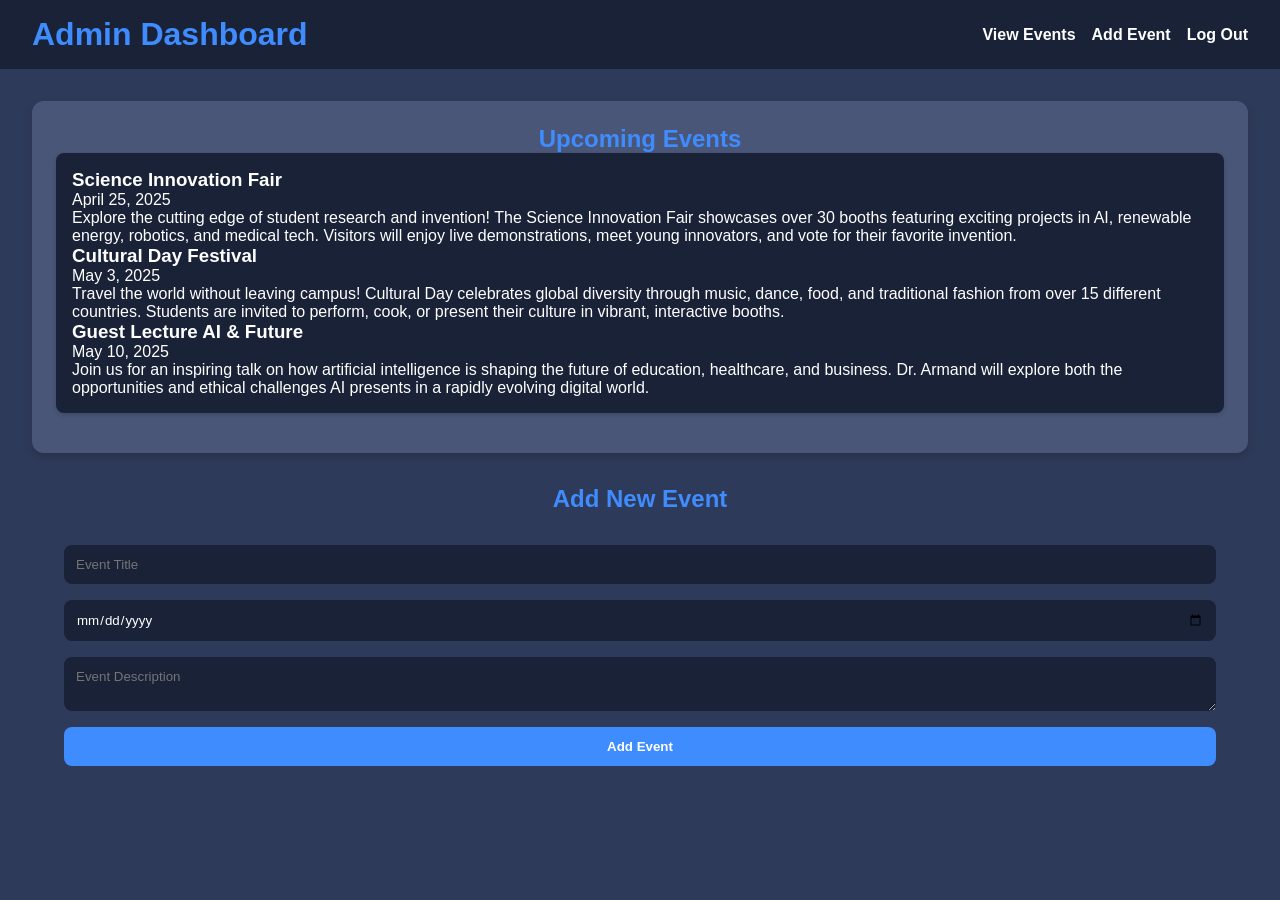
<file: project1/admin-index.html>
<!DOCTYPE html>
<html lang="en">
    <head>
        <meta charset="UTF-8">
        <meta name="viewport" content="width=device-width, initial-scale=1.0">
        <title>Admin Dashboard - Events</title>
        <link rel="stylesheet" href="style.css">
    </head>
    <body class="admin">
        <style>
            :root {
            --primary: #2E3A59;
            --primary-light: #495677;
            --primary-dark: #1a2238;
            --accent: #3F8CFF;
            --accent-light: #AFCBFF;
            --success: #4caf50;
            --gray-dark: #1e1e1e;
            --gray-medium: #555555;
            --gray-light: #cccccc;
            --white: #ffffff;
            --shadow-color: rgba(0, 0, 0, 0.15);
            }

            .admin {
            margin: 0;
            font-family: 'Segoe UI', sans-serif;
            background-color: var(--primary);
            color: var(--white);
            }

            .header1 {
            background-color: var(--primary-dark);
            padding: 1rem 2rem;
            display: flex;
            justify-content: space-between;
            align-items: center;
            }

            .header1 h1 {
            margin: 0;
            color: var(--accent);
            }

            #nav ul {
            list-style: none;
            display: flex;
            gap: 1rem;
            margin: 0;
            padding: 0;
            }

            #nav a {
            text-decoration: none;
            color: var(--white);
            font-weight: bold;
            }

            #nav a:hover {
            color: var(--accent-light);
            }

            .main-content3 {
            padding: 2rem;
            }

            .section1 {
            margin-bottom: 2rem;
            background-color: var(--primary-light);
            padding: 1.5rem;
            border-radius: 0.75rem;
            box-shadow: 0 4px 8px var(--shadow-color);
            }

            h2 {
            color: var(--accent);
            margin-top: 0;
            }

            form {
            display: flex;
            flex-direction: column;
            gap: 1rem;
            }

            input[type="text"],
            input[type="date"],
            textarea {
            padding: 0.75rem;
            border-radius: 0.5rem;
            border: none;
            background-color: var(--primary-dark);
            color: var(--white);
            }

            #button {
            background-color: var(--accent);
            color: var(--white);
            padding: 0.75rem;
            border: none;
            border-radius: 0.5rem;
            cursor: pointer;
            font-weight: bold;
            }

            #button:hover {
            background-color: var(--accent-light);
            }

            .event-card,
            .registration-card {
            background-color: var(--primary-dark);
            padding: 1rem;
            border-radius: 0.5rem;
            margin-bottom: 1rem;
            box-shadow: 0 2px 4px var(--shadow-color);
            }
            .event-card h3{
                color: white;
            }
        </style>
    <header class="header1">
        <h1>Admin Dashboard</h1>
        <nav id="nav">
        <ul>
            <li><a href="#view-events">View Events</a></li>
            <li><a href="#add-event">Add Event</a></li>
            <li><a href="sign.html">Log Out</a></li>
        </ul>
        </nav>
    </header>

    <main class="main-content3">
        <section id="view-events" class="section1">
        <h2>Upcoming Events</h2>
        <div class="events-list">
            <div class="event-card">
                <h3>Science Innovation Fair</h3>
                <p>April 25, 2025</p>
                <p>Explore the cutting edge of student research and invention!
                    The Science Innovation Fair showcases over 30 booths featuring exciting projects in AI, renewable energy, robotics, and medical tech.
                    Visitors will enjoy live demonstrations, meet young innovators, and vote for their favorite invention.
                </p>
                <h3>Cultural Day Festival</h3>
                <p>May 3, 2025</p>
                <p>Travel the world without leaving campus!
                    Cultural Day celebrates global diversity through music, dance, food, and traditional fashion from over 15 different countries.
                    Students are invited to perform, cook, or present their culture in vibrant, interactive booths.
                </p>
                <h3>Guest Lecture AI & Future</h3>
                <p>May 10, 2025</p>
                <p>Join us for an inspiring talk on how artificial intelligence is shaping the future of education, healthcare, and business.
                    Dr. Armand will explore both the opportunities and ethical challenges AI presents in a rapidly evolving digital world.
                </p>
            </div>
        </div>
        </section>

        <section id="add-event" class="section">
        <h2>Add New Event</h2>
        <form id="eventForm" action="add_event.php" method="post">
            <input type="text" name="title" placeholder="Event Title" required>
            <input type="date" name="event_date" required>
            <textarea placeholder="Event Description" type="text" name="description" required></textarea>
            <button type="submit" id="button">Add Event</button>
        </form>
        </section>

    </main>
    </body>
</html>
</file>
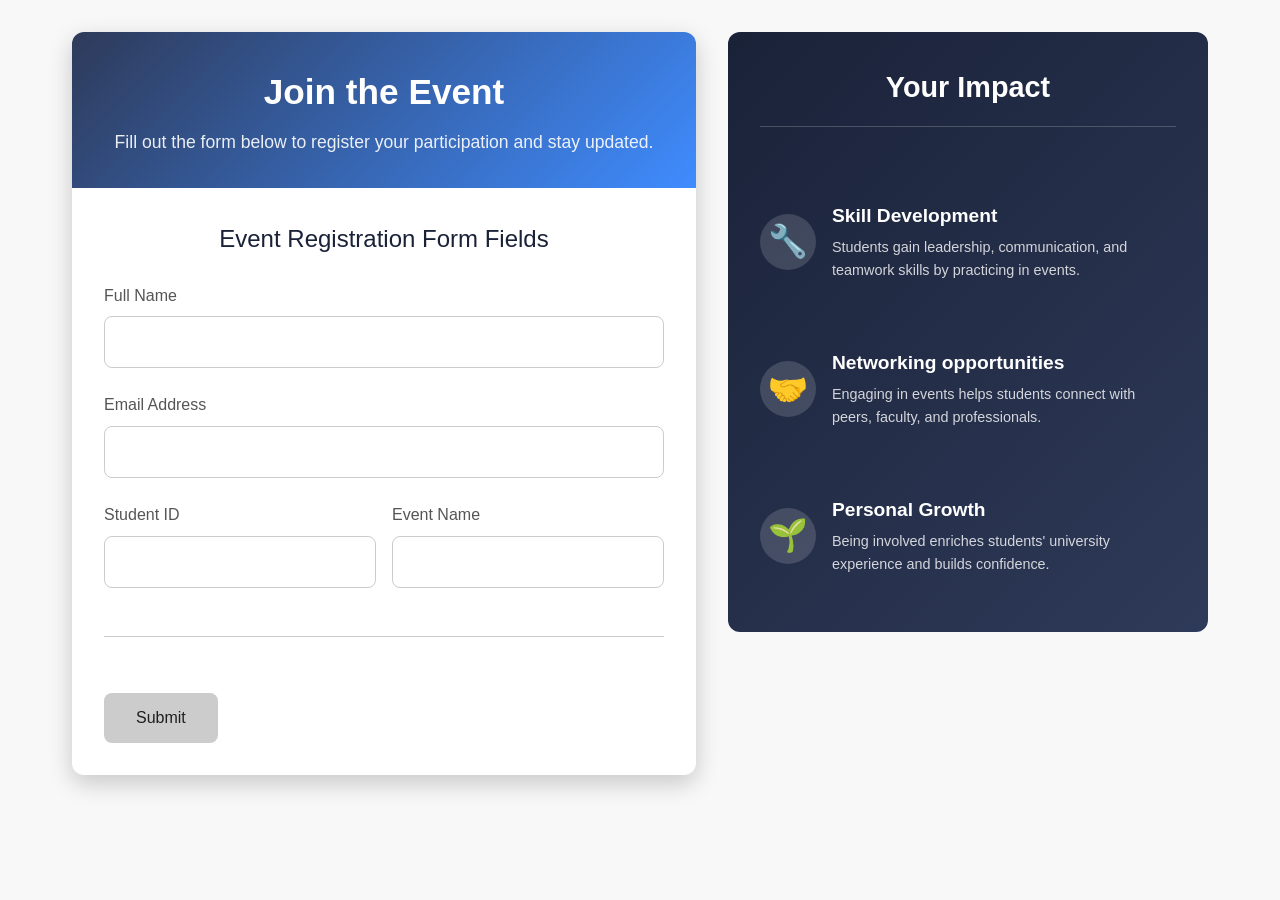
<file: project1/form.html>
<!DOCTYPE html>
<html>
<head>
    <meta charset="UTF-8" />
    <meta name="viewport" content="width=device-width, initial-scale=1" />
    <title>ACADEMIC EVENTS</title>
    <link rel="stylesheet" href="style.css" />
</head>
<body id="body">
    <div class="container1">
        <div class="form-container">
            <div class="form-header">
                <h1>Join the Event</h1>
                <p>Fill out the form below to register your participation and stay updated.</p>
            </div>

            <form action="submit_form.php" method="POST">
                <div class="form-section">
                    <h2>Event Registration Form Fields</h2>
                    <div class="input-group">
                        <label for="Full_Name">Full Name</label>
                        <input type="text" id="Full_Name" name="Full_Name" required />
                    </div>

                    <div class="input-group">
                        <label for="email_address">Email Address</label>
                        <input type="email" id="email_address" name="email_address" required />
                    </div>

                    <div class="input-row">
                        <div class="input-group">
                            <label for="user_id">Student ID</label>
                            <input type="number" id="user_id" name="user_id" required />
                        </div>

                        <div class="input-group">
                            <label for="Event_Name">Event Name</label>
                            <input type="text" id="Event_Name" name="Event_Name" required />
                        </div>
                    </div>
                </div>
                <button class="btn-secondary" id="btn_event" type="submit">Submit</button>
                <script>
                    document.getElementById('btn_event').addEventListener('click', function() {
                    alert("You've been registered successfully");
                    });
                </script>
            </form>
        </div>

        <div class="impact-sidebar">
            <h2>Your Impact</h2>
            <div class="impact-item">
                <div class="impact-icon">🔧</div>
                <div class="impact-text">
                    <h3>Skill Development</h3>
                    <p>Students gain leadership, communication, and teamwork skills by practicing in events.</p>
                </div>
            </div>
            <div class="impact-item">
                <div class="impact-icon">🤝</div>
                <div class="impact-text">
                    <h3>Networking opportunities</h3>
                    <p>Engaging in events helps students connect with peers, faculty, and professionals.</p>
                </div>
            </div>
            <div class="impact-item">
                <div class="impact-icon">🌱</div>
                <div class="impact-text">
                    <h3>Personal Growth</h3>
                    <p>Being involved enriches students' university experience and builds confidence.</p>
                </div>
            </div>
        </div>
    </div>
</body>
</html>
</file>
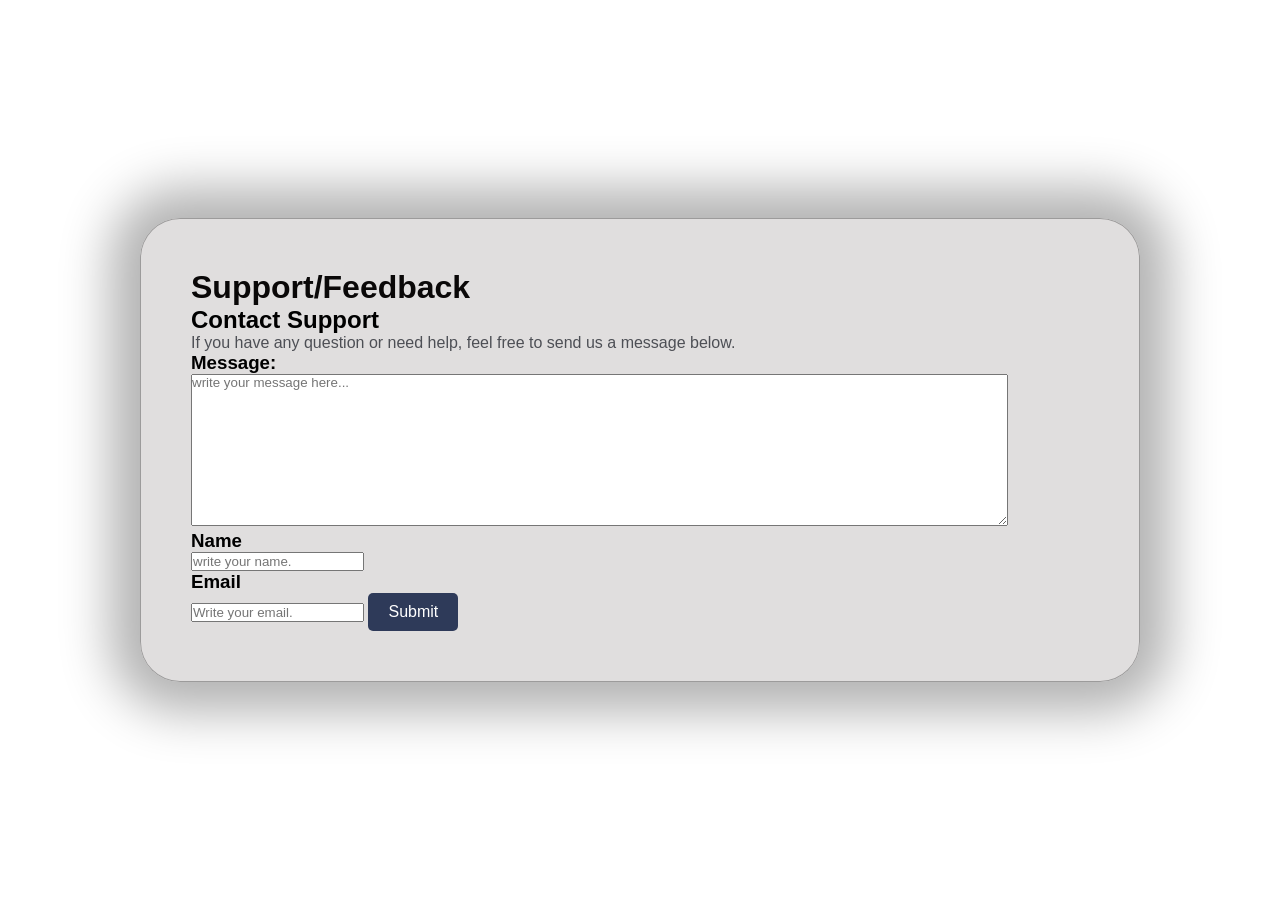
<file: project1/help.html>
<!DOCTYPE html>
<html>
    <head>
        <meta charset="UTF-8">
        <meta name="viewport" content="width=device-width, initial-scale=1.0">
        <title>ACADEMIC EVENTS</title>
        <link rel="stylesheet" href="style.css">
    </head>
    <body>
        <form action="support.php" method="post" class="help-box">
            <h1>Support/Feedback</h1>
            <h2>Contact Support</h2>
            <p>If you have any question or need help, feel free to send us a message below.</p>
            <h3>Message:</h3>
            <textarea name="message" placeholder="write your message here..." rows="10" cols="100" required></textarea> 
            <h3>Name</h3>
            <input type="text" name="name" placeholder="write your name.">
            <h3>Email</h3>
            <input type="email" name="email" placeholder="Write your email." required>
            <a href="form.html"><button type="submit" class="event-button">Submit</button></a>
        </form>
    
    </body>
</html>
</file>
<file: project1/style.css>
body {
    margin: 0;
   padding: 0;
   
}
html {
    scroll-behavior:smooth;
}

.site-header {
    display: flex;
    justify-content: space-between;
    align-items: center;
    padding: 0;
    background-color: #F4F6F9;
    border-bottom: 1px solid #DCDCDC;
    position: sticky;
    top: 0;
    z-index: 1000;
    box-shadow: 0 2px 5px rgba(0, 0, 0, 0.1);
}

.logo {
    display: flex;
    align-items: center;
    font-style: Georgia;
    color: #2E3A59;
    
}

.logo img {
    height: 90px; 
    margin-right: 10px; 
}

.navigation ul {
    list-style: none;
    margin: 0;
    padding: 0;
    display: flex;
    gap: 30px;
    font-family: sans-serif;
}


.navigation li {
    margin-left: 20px; 
    
    padding: 10px;
    margin: 10px 0;
    
    
    transform: scale(1.0);
    transition: transform 0.3s;
    
}

.navigation li:hover { transform: translate(5px, 12px); }

.navigation a {
    text-decoration: none;
    color:#333333; 
    font-weight: medium;
    
}

.navigation a:hover {
    background-color: #4F9DA6;
    color: #FFFFFF;
}

.content1 {
    background: linear-gradient(180deg, #dbe4f1, #FFFFFF);
    overflow: auto;
    
}

.content1 h1{
    text-align: center;
    color:#2E3A59;
}

.content1 p{
    text-align: center;
    color: #333333;
}

.content2 { 
    overflow: auto;
    display: flex; 
    justify-content: center; 
    align-items: center; 
    height: 500px ; 
    background: linear-gradient(75deg, #dbe4f1, #FFFFFF, #dbe4f1);
    flex-direction: column;
}
.slider { 
    perspective: 2000px; 

}
.cards { 
    display: flex; 
    justify-content: center;
    gap: 20px;
    flex-wrap: wrap;
    padding: 10px;
}
.card { 
    width: 300px; 
    height: 300px; 
    margin: 0 ; 
    border-radius: 30px; 
    box-shadow: 0 10px 30px rgba(0,0,0,0.3), 0 15px 50px rgba(0, 0, 0, 0.2);  
    display: flex;
    justify-content: left;
    align-items: flex-end;
    padding-bottom: 20px;
    padding-left: 10px;
    font-size: large;
    color: white;
    transform-style: preserve-3d;
    transition: transform 0.5s;
    cursor: pointer;
}

#card1{
    background-image:url(card1.jpg); 
    background-size: cover;
}

#card2{
    background-image: url(card2.jpg);
    background-size: cover;
}

#card3{
    background-image: url(card3.jpg);
    background-size: cover;
}
.card:hover { 
    transform: rotateY(20deg); 
}

.event-button {
    padding: 10px 20px;
    background-color: #2E3A59;
    color: white;
    border: none;
    border-radius: 5px;
    cursor: pointer;
    font-size: 16px;
     
}
.event-button a {
    color: white;
}
.event-button:hover{
    background-color: #333333;
}

h2{
    color:#2E3A59;
    text-align: center;
}
h4{
    margin: 0;
    padding: 0 0 10px 0;
    color: #333333;
}
.content3{
    background: linear-gradient(180deg, #dbe4f1, #FFFFFF, #dbe4f1);
    overflow: auto;

}
h3{
   color: #2E3A59;
   text-align: left;
}
.content3 p{
    color: #333333;
    text-align: left;
}

#button2{
    margin-bottom: 20px;
    margin-left: 20px;
    
}
.footer{
    background-color: #2E3A59;
    overflow: auto;
}

#about{
    color: white;
    text-align: left;
    padding-left: 70px;
}

.informations{
    color: white;
    text-align: left;
    margin-left: 20px;
}

.loc{
    color: white;
    margin-left: 30px;
}
.form{
    margin:0 0 20px 30px;
}
button{
    cursor: pointer;
}

#event1{
    background-image: url(card1.jpg);
    margin: 0;
    padding: 0;
}
#event1 h1{
    color: white;
    text-align: center;
}
#event1 p{
    color: white;
    margin: 5px 0 0 20px
}
#event1 h2{
    color: white;
    text-align: left;
    margin-left: 20px;
}
#button3{
    margin: 20px 0 0 30px;
}
#event2{
    background-image: url(cultur.webp);
    background-size: cover;
    margin: 0;
    padding: 0;
    
}

#event2 h1{
    color: black;
    text-align: center;
    margin-top: 150px;
    
}
#event2 p{
    color: black;
    margin: 5px 0 0 290px;
    font-family: sans-serif;
}

#event2 h2{
    color: black;
    text-align: left;
    margin:10px 0 0 280px;
    font-family: sans-serif;
}

#event2 .list{
    font-family: sans-serif;
    margin: 10px 0 0 300px;
}

#event2 button{
    margin: 20px 0 0 350px;
}

#event3{
    background-image:url(card3.jpg) ;
    
}

#event3 h1{
    text-align: center;
    color: white;
}
#event3 p{
    color: white;
    margin: 5px 0 5px 30px;
}
#event3 h2{
    color: white;
    text-align: left;
    margin:10px 0 10px 20px;
}
#event3 button{
    margin-left: 20px;
}

#card4{
    background-image: url(card4.jpg);
    background-size: cover;
}

#card5{
    background-image: url(card5.jpg);
    background-size: cover;
}

#card6{
    background-image: url(card6.jpg);
    background-size: cover;
}

#card7{
    background-image: url(card7.jpg);
    background-size: cover;
}

#card8{
    background-image: url(card8.jpg);
    background-size: cover;
}

#academy{
    background-image: url(card4.jpg);
    
}

.h{
    color: white;
    text-align: center;
}

.list1 {
    color: white;
    margin: 50px 0 0 20px;
}

#cultural {
    background-image: url(card5.jpg);
}

#career{
    background-image: url(card6.jpg);
}

#sport{
    background-image: url(card7.jpg);
    
}
#clubs{
    background-image: url(card8.jpg);
}

html {
height: 100%;
box-sizing: border-box;
}

#background {
background-image: url(silk.jpg);
background-size: cover;
}

.login-box {
position: absolute;
top: 50%;
left: 50%;
transform: translate(-50%, -50%);
width: 400px;
padding: 40px;
background: rgba(220,214,224,0.9);
border-radius: 40px;
box-shadow: 0 0 50px 30px rgba(0,0,0,0.3);
border: 1px solid rgba(0,0,0,0.3);
font-family: 'Noto Sans JP', sans-serif;
color: rgb(10, 8, 8);
}

.login-box h2 {
margin-top: 0;
margin-bottom: 50px;
text-align: center;
color:#1a2238;
}
.signup-box{
position: absolute;
top: 50%;
left: 50%;
transform: translate(-50%, -50%);
width: 500px;
padding: 30px;
background: rgba(220,214,224,0.9);
border-radius: 40px;
box-shadow: 0 0 50px 30px rgba(0,0,0,0.3);
border: 1px solid rgba(0,0,0,0.3);
font-family: 'Noto Sans JP', sans-serif;
color: rgb(10, 8, 8);
}
.role{
    overflow: auto;
    margin-top: -40px;
}
#role{
    overflow: auto;
    margin: 0 0 0 0;
}
.blank {
position: relative;
}

.blank input {
width: 100%;
font-size: 16px;
padding: 10px 0;
background-color: transparent;
border: none;
border-bottom: 2px solid #111827;
margin-bottom: 40px;
outline: none;
color: #000000;
position: relative;
transition: 0.5s;
}

.blank label {
position: absolute;
top: 0;
left: 0;
font-size: 16px;
padding: 10px 0;
transition: 0.5s;
pointer-events: none;
}

.blank input:focus {
border-bottom: 2px solid #6B7280;
color: #080808;
}

.blank input:focus ~ label, .blank input:valid ~ label, input:not(:placeholder-shown) ~ label {
position: absolute;
top: -25px;
left: 0;
font-size: 12px;
color: #3B82F6;
font-weight: bold;
font-style: italic;
}
#signin {
padding: 15px 25px;
border-radius: 10px;
border: 1px solid rgba(5, 5, 5, 0.8);
color: #1E3A8A;
transition: 0.5s;
margin: 10px 0;
font-size: 15px;
}
#signin a {
    color: black;
}

#signin:active, #signin:hover {
background-color: #070808;
color: #faf5f5;
}
 
.signup-text {
    color:#111827;
    font-size: 15px;
}
.signup-text a {
    color:#333333;
    font-weight: bold;
    text-decoration: none;
}

.signup-text a:hover {
    color:#1E3A8A;
}

.help-box{
    position: absolute;
    top: 50%;
    left: 50%;
    transform: translate(-50%, -50%);
    width: 1000px;
    padding: 50px;
    background: rgba(221, 219, 219, 0.9);
    border-radius: 40px;
    box-shadow: 0 0 50px 30px rgba(0,0,0,0.3);
    border: 1px solid rgba(0,0,0,0.3);
    font-family: 'Noto Sans JP', sans-serif;
    color: rgb(10, 8, 8);
}

.help-box h2 {
   text-align: left;
   color: #000000;
}
.help-box p {
    color: #4d4f55;
}
.help-box h3 {
    color: #000000;
}

:root {
    --primary: #2E3A59;           
  --primary-light: #495677;     
  --primary-dark: #1a2238;      
  --accent: #3F8CFF;            
  --accent-light: #AFCBFF;      
  --success: #4caf50;           
  --gray-dark: #1e1e1e;
  --gray-medium: #555555;
  --gray-light: #cccccc;
  --white: #ffffff;
  --shadow-color: rgba(0, 0, 0, 0.2);
  --gradient-start: #2E3A59;
  --gradient-end: #3F8CFF;
}

* {
    margin: 0;
    padding: 0;
    box-sizing: border-box;
    font-family: 'Segoe UI', Tahoma, Geneva, Verdana, sans-serif;
}

#body {
    background-color: #f8f8f8;
    color: var(--gray-dark);
    line-height: 1.6;
    padding: 0;
    margin: 0;
}

.container1 {
    display: flex;
    max-width: 1200px;
    margin: 0 auto;
    padding: 2rem;
    gap: 2rem;
}

.form-container {
    flex: 3;
    background: var(--white);
    border-radius: 12px;
    box-shadow: 0 8px 24px var(--shadow-color);
    overflow: hidden;
    position: relative;
}

.form-header {
    background: linear-gradient(135deg, var(--gradient-start), var(--gradient-end));
    color: var(--white);
    padding: 2rem;
    text-align: center;
}

.form-header h1 {
    font-size: 2.2rem;
    margin-bottom: 0.5rem;
    font-weight: 600;
}

.form-header p {
    font-size: 1.1rem;
    opacity: 0.9;
}

form {
    padding: 2rem;
}

.form-section {
    margin-bottom: 2rem;
    padding-bottom: 1.5rem;
    border-bottom: 1px solid var(--gray-light);
}

.form-section:last-child {
    border-bottom: none;
    margin-bottom: 0;
    padding-bottom: 0;
}

.form-section h2 {
    font-size: 1.5rem;
    color: var(--primary-dark);
    margin-bottom: 1.5rem;
    font-weight: 500;
}

.input-group {
    margin-bottom: 1.5rem;
}

.input-group label {
    display: block;
    margin-bottom: 0.5rem;
    font-weight: 500;
    color: var(--gray-medium);
}

.input-group input, 
.input-group select {
    width: 100%;
    padding: 1rem;
    border: 1px solid var(--gray-light);
    border-radius: 8px;
    font-size: 1rem;
    transition: all 0.3s ease;
}

.input-group input:focus, 
.input-group select:focus {
    border-color: var(--primary);
    box-shadow: 0 0 0 2px rgba(156, 39, 176, 0.2);
    outline: none;
}

.input-row {
    display: flex;
    gap: 1rem;
}

.input-row .input-group {
    flex: 1;
}

.btn-donate {
    background: linear-gradient(135deg, var(--primary), var(--accent));
    color: var(--white);
    border: none;
    border-radius: 8px;
    padding: 1rem 2rem;
    font-size: 1.1rem;
    font-weight: 600;
    cursor: pointer;
    transition: all 0.3s ease;
    width: 100%;
    margin-top: 1rem;
    box-shadow: 0 4px 10px rgba(0, 0, 0, 0.15);
}

.btn-donate:hover {
    transform: translateY(-2px);
    box-shadow: 0 6px 12px rgba(0, 0, 0, 0.2);
}

.btn-secondary {
    background-color: var(--gray-light);
    color: var(--gray-dark);
    border: none;
    border-radius: 8px;
    padding: 1rem 2rem;
    font-size: 1rem;
    font-weight: 500;
    cursor: pointer;
    transition: all 0.3s ease;
    margin-top: 1.5rem;
}

.btn-secondary:hover {
    background-color: var(--gray-medium);
    color: var(--white);
}


.impact-sidebar {
    flex: 2;
    background: linear-gradient(135deg, var(--primary-dark), var(--primary));
    color: var(--white);
    border-radius: 12px;
    padding: 2rem;
    display: flex;
    flex-direction: column;
    justify-content: space-between;
    max-height: 600px;
    position: sticky;
    top: 2rem;
}

.impact-sidebar h2 {
    font-size: 1.8rem;
    margin-bottom: 2rem;
    padding-bottom: 1rem;
    border-bottom: 1px solid rgba(255, 255, 255, 0.2);
    color: #FFFFFF;
}

.impact-item {
    display: flex;
    align-items: center;
    margin-bottom: 1.5rem;
}

.impact-icon {
    font-size: 2rem;
    margin-right: 1rem;
    background-color: rgba(255, 255, 255, 0.15);
    width: 3.5rem;
    height: 3.5rem;
    display: flex;
    align-items: center;
    justify-content: center;
    border-radius: 50%;
    flex-shrink: 0;
}

.impact-text h3 {
    font-size: 1.2rem;
    margin-bottom: 0.25rem;
    color:#FFFFFF;
}

.impact-text p {
    opacity: 0.8;
    font-size: 0.9rem;
}

.impact-stats {
    display: flex;
    justify-content: space-between;
    margin-top: 2rem;
    padding-top: 2rem;
    border-top: 1px solid rgba(255, 255, 255, 0.2);
}

@media (max-width: 1024px) {
    .container {
        flex-direction: column;
    }
    
    .impact-sidebar {
        position: static;
        max-height: none;
    }
}

@media (max-width: 768px) {
    .input-row {
        flex-direction: column;
        gap: 0;
    }
    
    .container {
        padding: 1rem;
    }
    
    .form-container {
        border-radius: 8px;
    }
    
    .form-header {
        padding: 1.5rem;
    }
    
    form {
        padding: 1.5rem;
    }
    
    .donation-options {
        flex-direction: column;
    }
}
</file>
